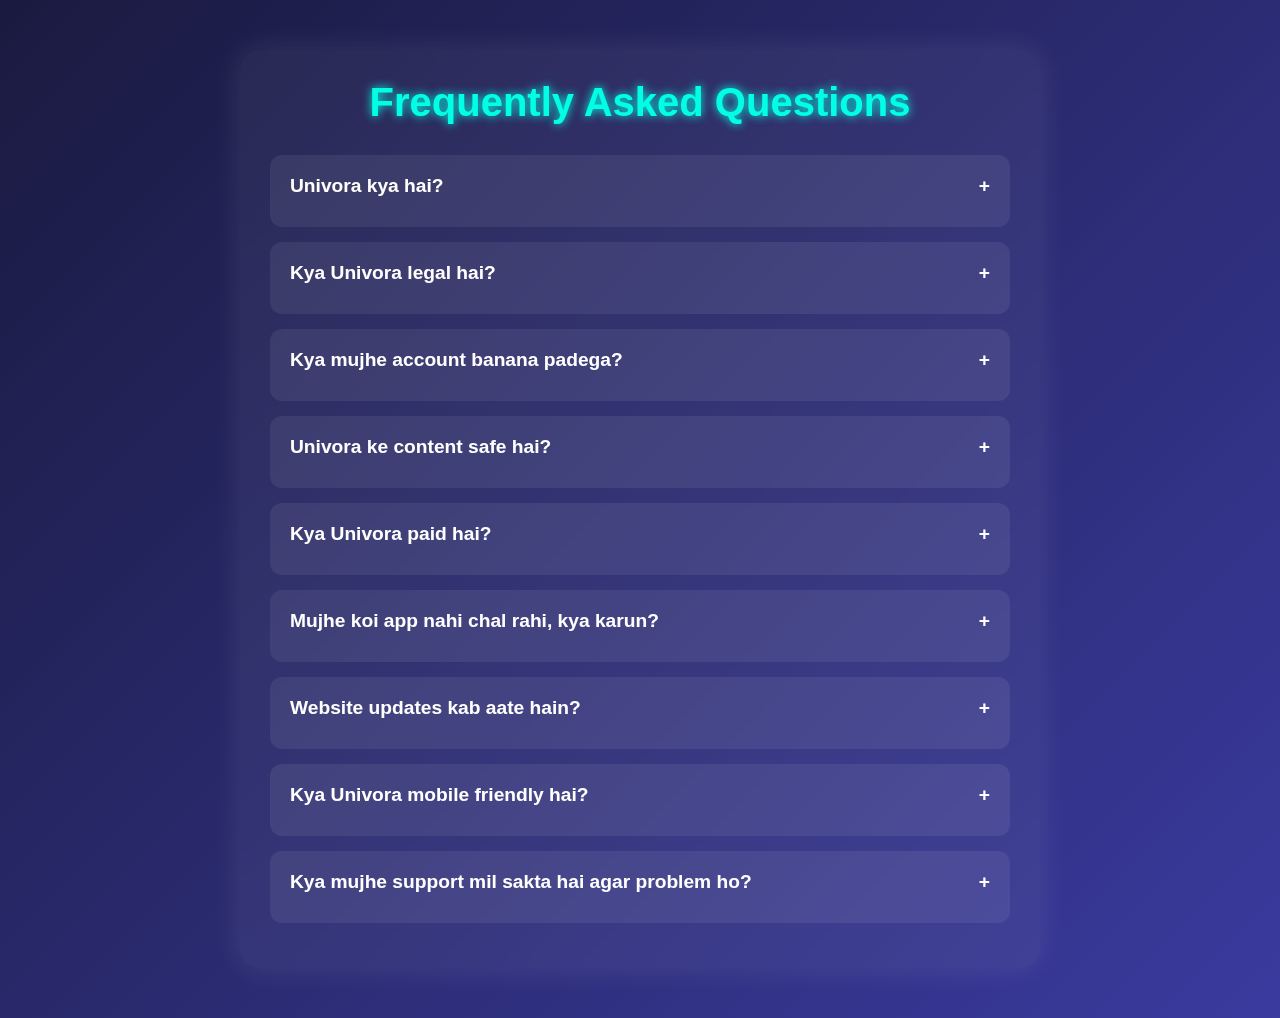
<file: faqs.html>
<!DOCTYPE html>
<html lang="en">
<head>
  <meta charset="UTF-8" />
  <meta name="viewport" content="width=device-width, initial-scale=1.0" />
  <title>FAQs - Univora</title>
  <style>
    * {
      margin: 0;
      padding: 0;
      box-sizing: border-box;
      font-family: 'Segoe UI', Tahoma, Geneva, Verdana, sans-serif;
    }

    body {
      background: linear-gradient(135deg, #1a1a40, #3a3a9f);
      color: #fff;
      min-height: 100vh;
      padding: 50px 20px;
    }

    .faq-container {
      max-width: 800px;
      margin: auto;
      background: rgba(255, 255, 255, 0.05);
      border-radius: 20px;
      padding: 30px;
      box-shadow: 0 0 30px rgba(255, 255, 255, 0.1);
      backdrop-filter: blur(10px);
    }

    h1 {
      text-align: center;
      margin-bottom: 30px;
      font-size: 2.5rem;
      color: #00ffe5;
      text-shadow: 0 0 10px #00ffe5;
    }

    .faq-item {
      background-color: rgba(255, 255, 255, 0.07);
      margin-bottom: 15px;
      padding: 20px;
      border-radius: 12px;
      cursor: pointer;
      transition: transform 0.3s, background-color 0.3s;
    }

    .faq-item:hover {
      background-color: rgba(255, 255, 255, 0.15);
      transform: scale(1.02);
    }

    .question {
      font-weight: bold;
      font-size: 1.2rem;
      display: flex;
      justify-content: space-between;
      align-items: center;
    }

    .answer {
      max-height: 0;
      overflow: hidden;
      transition: max-height 0.4s ease;
      font-size: 1rem;
      margin-top: 10px;
      color: #ccc;
    }

    .faq-item.active .answer {
      max-height: 500px;
    }
  </style>
</head>
<body>
  <div class="faq-container">
    <h1>Frequently Asked Questions</h1>

    <div class="faq-item">
      <div class="question">Univora kya hai? <span>+</span></div>
      <div class="answer">Univora ek all-in-one digital platform hai jahan aap premium apps, courses, content, tools etc. free mein access kar sakte ho ek educational purpose ke liye.</div>
    </div>

    <div class="faq-item">
      <div class="question">Kya Univora legal hai? <span>+</span></div>
      <div class="answer">Univora sirf educational awareness aur testing ke liye resources provide karta hai. Users jo afford kar sakte hain unhe official sources ka hi use karna chahiye.</div>
    </div>

    <div class="faq-item">
      <div class="question">Kya mujhe account banana padega? <span>+</span></div>
      <div class="answer">Nahi, aap bina kisi account ke bhi Univora ka content access kar sakte ho. Hum privacy aur simplicity maintain rakhte hain.</div>
    </div>

    <div class="faq-item">
      <div class="question">Univora ke content safe hai? <span>+</span></div>
      <div class="answer">Haan, sabhi content ko verify karne ke baad hi upload kiya jata hai. Koi bhi harmful ya illegal file yahan nahi hoti.</div>
    </div>

    <div class="faq-item">
      <div class="question">Kya Univora paid hai? <span>+</span></div>
      <div class="answer">Nahi, Univora ka mission hai quality tools & content ko sabke liye free banana. Sab kuch free hai.</div>
    </div>

    <div class="faq-item">
      <div class="question">Mujhe koi app nahi chal rahi, kya karun? <span>+</span></div>
      <div class="answer">Aapko ensure karna hai ki aapka device compatible ho. Agar problem continue kare toh feedback form ya contact section mein inform karein.</div>
    </div>

    <div class="faq-item">
      <div class="question">Website updates kab aate hain? <span>+</span></div>
      <div class="answer">Har week naye content, apps ya tools add kiye jaate hain. Regular updates ke liye homepage pe announcement section check karein.</div>
    </div>

    <div class="faq-item">
      <div class="question">Kya Univora mobile friendly hai? <span>+</span></div>
      <div class="answer">Bilkul! Univora har device pe smooth chalti hai — mobile, tablet aur laptop pe.</div>
    </div>

    <div class="faq-item">
      <div class="question">Kya mujhe support mil sakta hai agar problem ho? <span>+</span></div>
      <div class="answer">Haan, aap contact section ke through feedback de sakte hain. Hum maximum 24-48 ghante mein respond karte hain.</div>
    </div>
  </div>

  <script>
    document.querySelectorAll('.faq-item').forEach(item => {
      item.addEventListener('click', () => {
        item.classList.toggle('active');
        const span = item.querySelector('span');
        span.textContent = item.classList.contains('active') ? '-' : '+';
      });
    });
  </script>
</body>
</html>
</file>
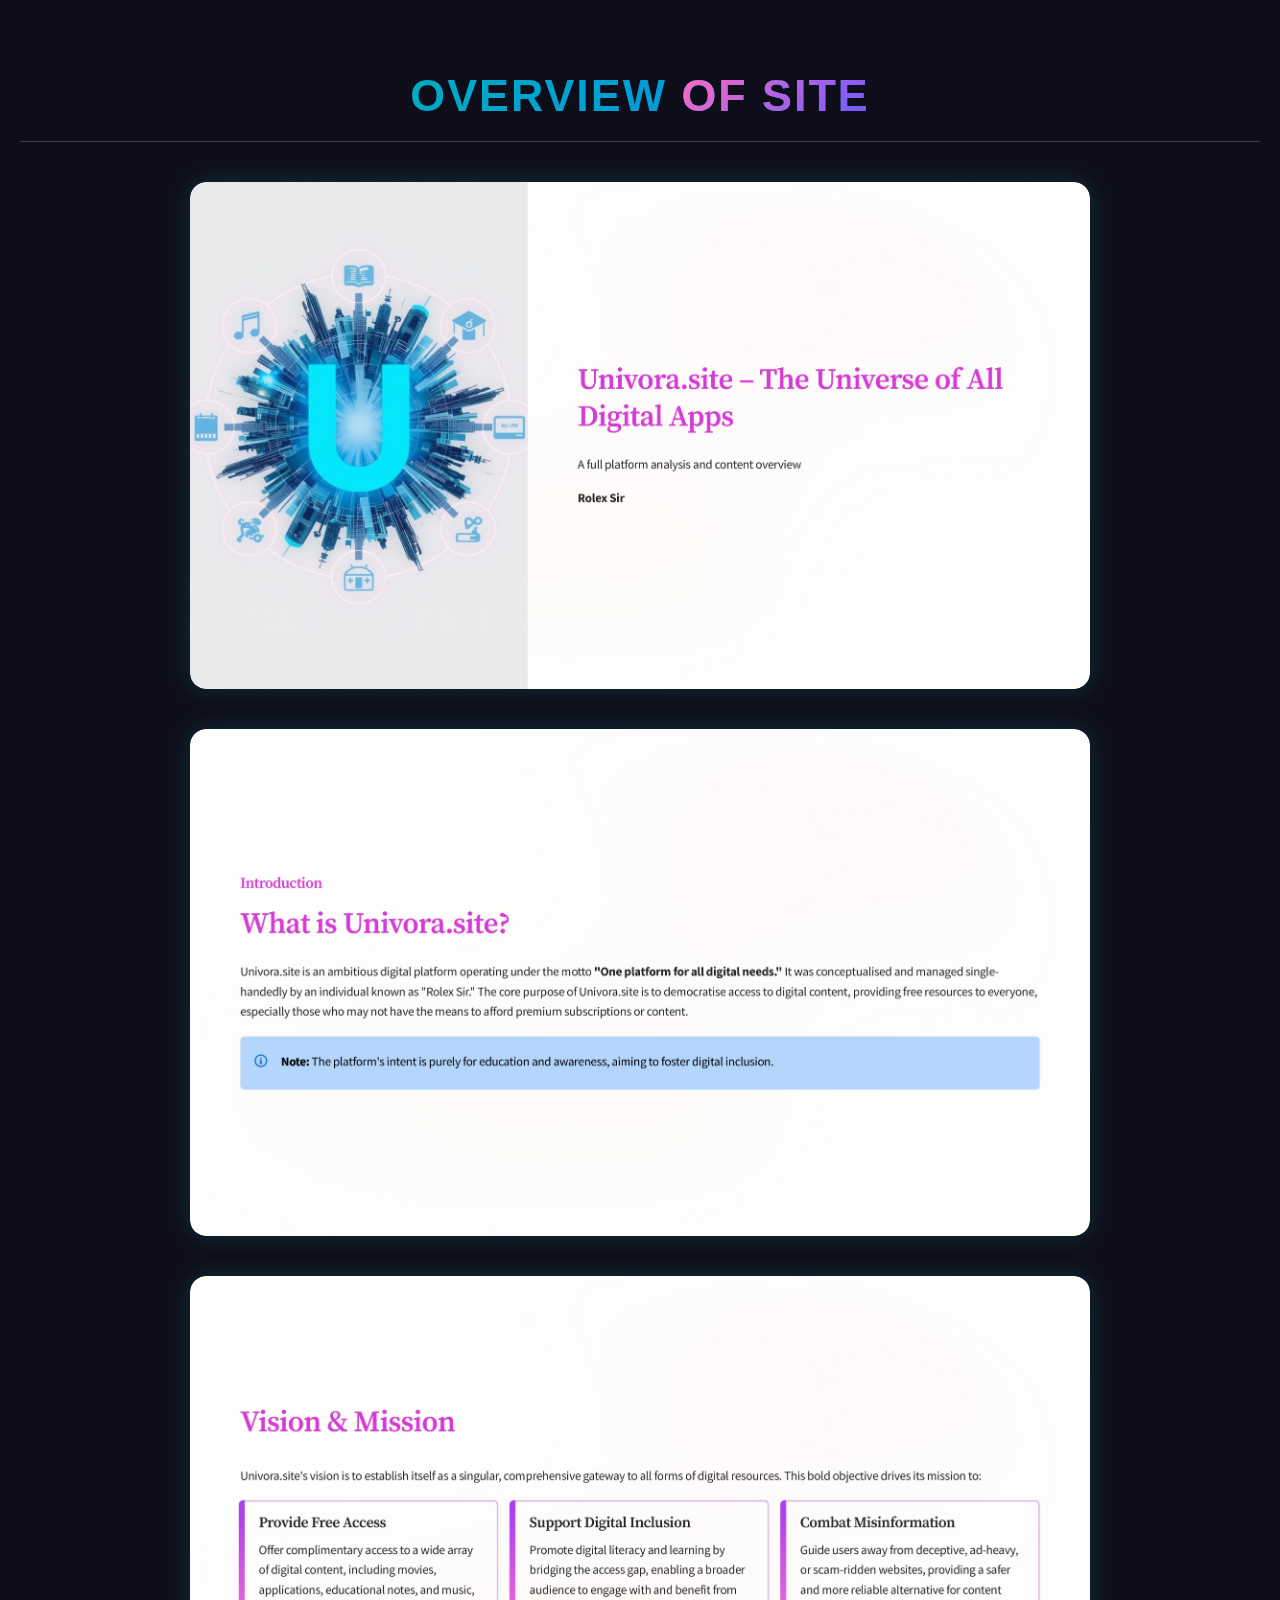
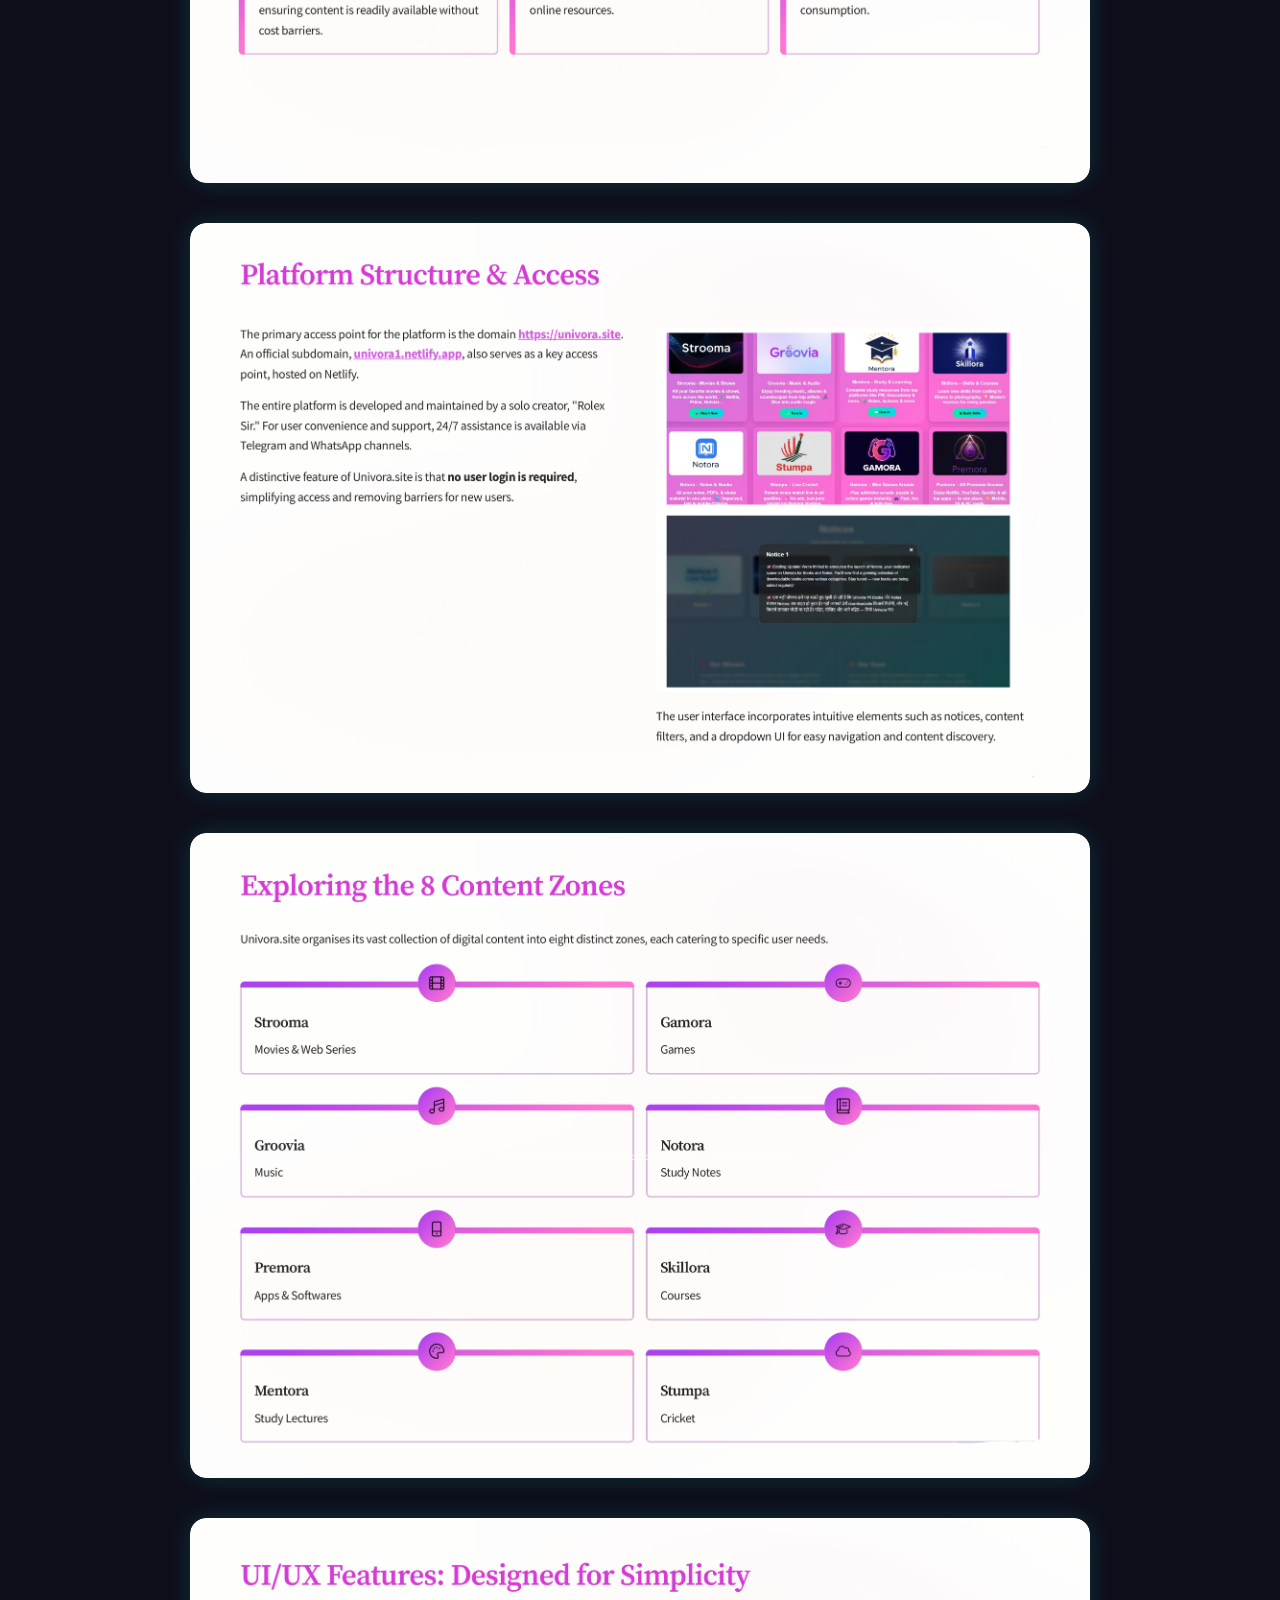
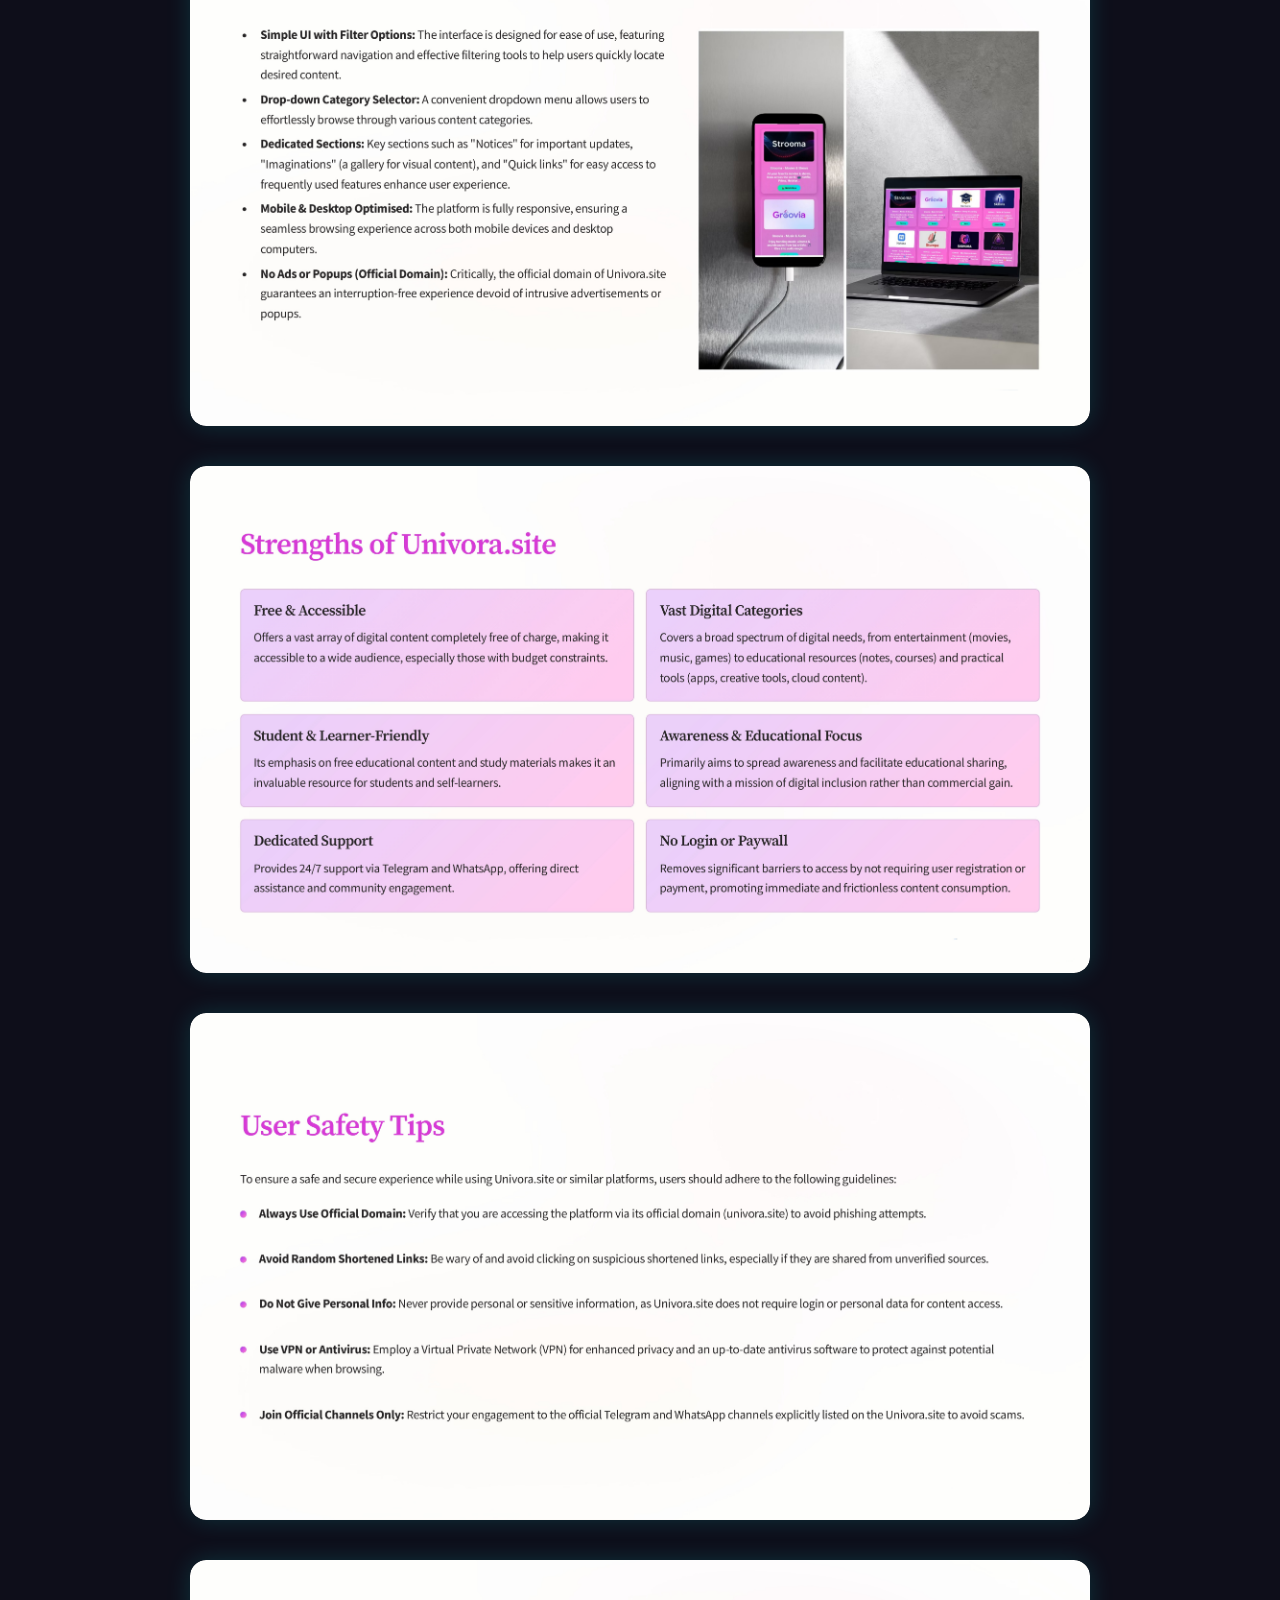
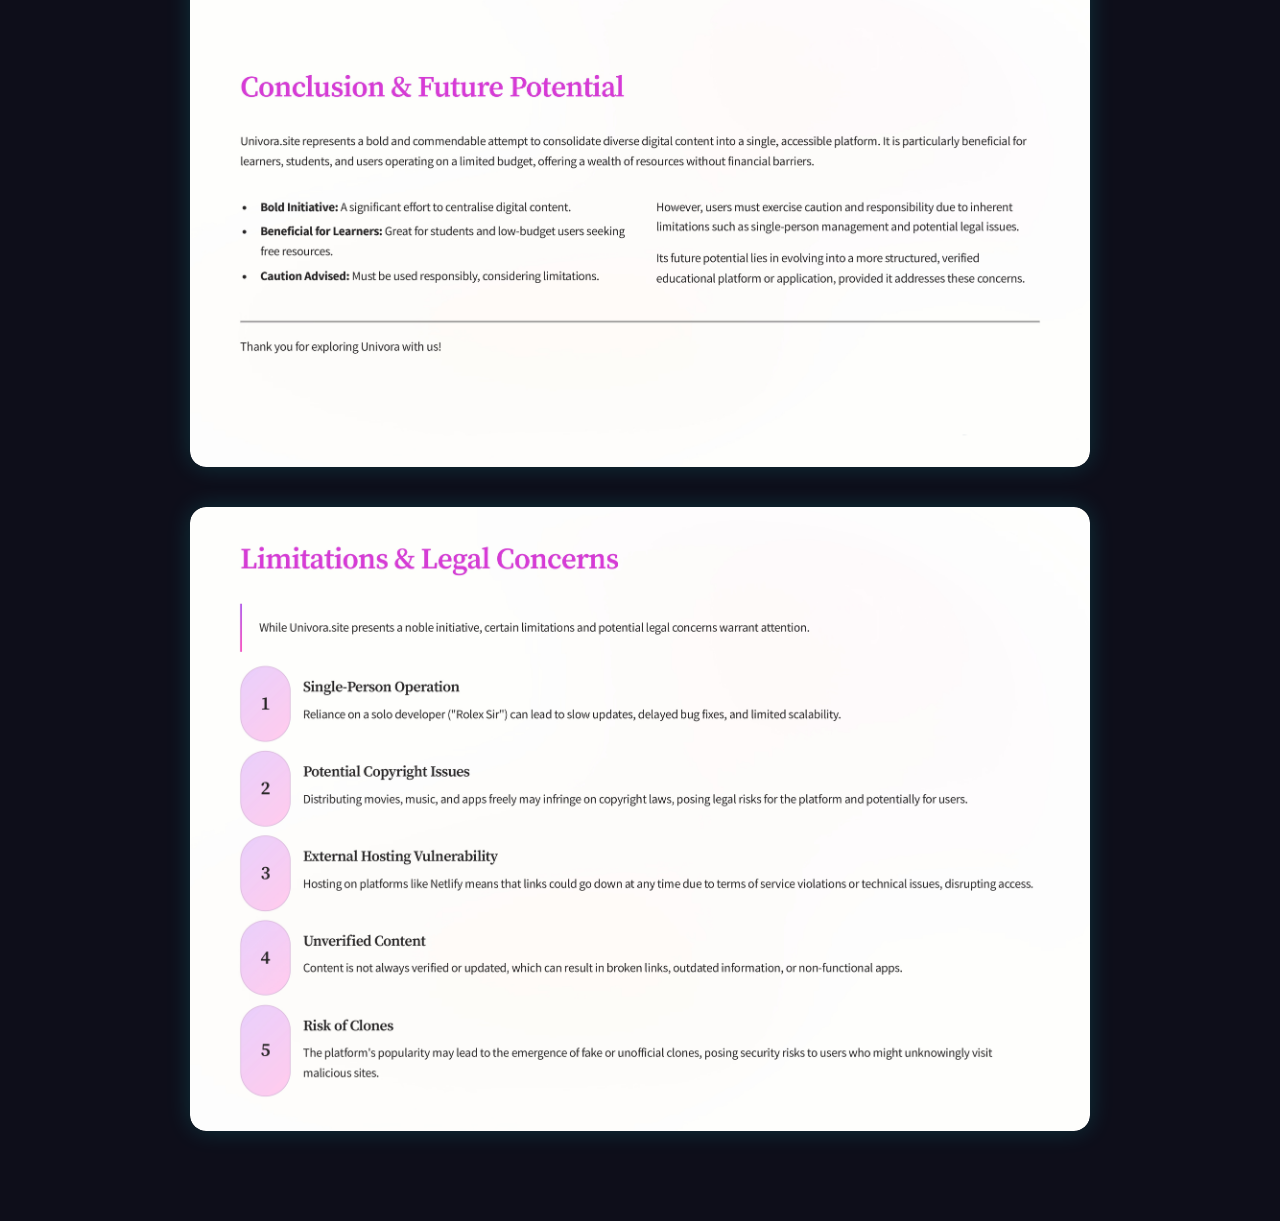
<file: imaginations.html>
<!DOCTYPE html>
<html lang="en">
<head>
  <meta charset="UTF-8">
  <title>Vertical Glowing Gallery</title>
  <style>
    * {
      box-sizing: border-box;
      margin: 0;
      padding: 0;
    }

    body {
      background: #0e0e1a;
      font-family: 'Segoe UI', sans-serif;
      padding: 50px 20px;
    }

    .image-block {
      position: relative;
      margin: 40px auto;
      width: 100%;
      max-width: 900px;
      overflow: hidden;
      border-radius: 16px;
      box-shadow: 0 0 25px rgba(0, 255, 255, 0.15);
      transition: transform 0.4s ease, box-shadow 0.3s ease;
    }

    .image-block:hover {
      transform: scale(1.015);
      box-shadow: 0 0 45px rgba(0, 255, 255, 0.5);
    }

    .image-block img {
      width: 100%;
      height: auto;
      display: block;
      border-radius: 16px;
    }

    .image-number {
      position: absolute;
      top: 50%;
      left: 50%;
      transform: translate(-50%, -50%);
      font-size: 140px;
      color: rgba(255, 255, 255, 0.08);
      font-weight: 800;
      z-index: 1;
      pointer-events: none;
      text-shadow: 0 0 10px rgba(255, 255, 255, 0.1);
    }

    .image-inner {
      position: relative;
      z-index: 2;
    }

    @media (max-width: 768px) {
      .image-number {
        font-size: 80px;
      }
    }
  </style>
</head>
<body>
    <!-- 🌟 HiTech Univora Title Section (Top of Website) -->
<div class="hitech-univora-top">
  <h1>OverView <span>of Site</span></h1>
</div>

<style>
.hitech-univora-top {
  position: relative;
  width: 100%;
  padding: 20px 0;
  backdrop-filter: blur(10px);
  /* background: rgba(255, 255, 255, 0.05); Transparent glass feel */
  text-align: center;
  z-index: 999;
  animation: fadeInDown 1s ease;
  border-bottom: 1px solid rgba(255, 255, 255, 0.2);
}

.hitech-univora-top h1 {
  font-size: 2.8rem;
  color: #ffffff;
  text-transform: uppercase;
  letter-spacing: 2px;
  font-weight: 800;
  font-family: 'Segoe UI', sans-serif;
  background: linear-gradient(135deg, #00C2A8, #0078FF);
  -webkit-background-clip: text;
  -webkit-text-fill-color: transparent;
  transition: transform 0.4s ease, text-shadow 0.4s ease;
  cursor: pointer;
}

.hitech-univora-top h1 span {
  color: #fff;
  background: linear-gradient(135deg, #FF6AC2, #6A5BFF);
  -webkit-background-clip: text;
  -webkit-text-fill-color: transparent;
}

.hitech-univora-top h1:hover {
  transform: scale(1.05);
  text-shadow: 0 0 20px rgba(0, 194, 168, 0.5), 0 0 30px rgba(0, 120, 255, 0.3);
}

/* Fade In Animation */
@keyframes fadeInDown {
  from {
    opacity: 0;
    transform: translateY(-40px);
  }
  to {
    opacity: 1;
    transform: translateY(0);
  }
}

/* Responsive */
@media (max-width: 600px) {
  .hitech-univora-top h1 {
    font-size: 2rem;
  }
}
</style>


  <!-- Image 1 -->
  <div class="image-block">
    <div class="image-number">1</div>
    <div class="image-inner">
      <img src="assets/condition/1.png" alt="Image 1">
    </div>
  </div>

  <!-- Image 2 -->
  <div class="image-block">
    <div class="image-number">2</div>
    <div class="image-inner">
      <img src="assets/condition/2.png" alt="Image 2">
    </div>
  </div>

  <!-- Image 3 -->
  <div class="image-block">
    <div class="image-number">3</div>
    <div class="image-inner">
      <img src="assets/condition/3.png" alt="Image 3">
    </div>
  </div>

  <!-- Image 4 -->
  <div class="image-block">
    <div class="image-number">4</div>
    <div class="image-inner">
      <img src="assets/condition/4.png" alt="Image 4">
    </div>
  </div>

  <!-- Image 5 -->
  <div class="image-block">
    <div class="image-number">5</div>
    <div class="image-inner">
      <img src="assets/condition/5.png" alt="Image 5">
    </div>
  </div>

  <!-- Image 6 -->
  <div class="image-block">
    <div class="image-number">6</div>
    <div class="image-inner">
      <img src="assets/condition/6.png" alt="Image 6">
    </div>
  </div>

  <!-- Image 7 -->
  <div class="image-block">
    <div class="image-number">7</div>
    <div class="image-inner">
      <img src="assets/condition/7.png" alt="Image 7">
    </div>
  </div>

  <!-- Image 8 -->
  <div class="image-block">
    <div class="image-number">8</div>
    <div class="image-inner">
      <img src="assets/condition/8.png" alt="Image 8">
    </div>
  </div>

  <!-- Image 9 -->
  <div class="image-block">
    <div class="image-number">9</div>
    <div class="image-inner">
      <img src="assets/condition/9.png" alt="Image 9">
    </div>
  </div>

  <!-- Image 10 -->
  <div class="image-block">
    <div class="image-number">10</div>
    <div class="image-inner">
      <img src="assets/condition/10.png" alt="Image 10">
    </div>
  </div>

</body>
</html>
</file>
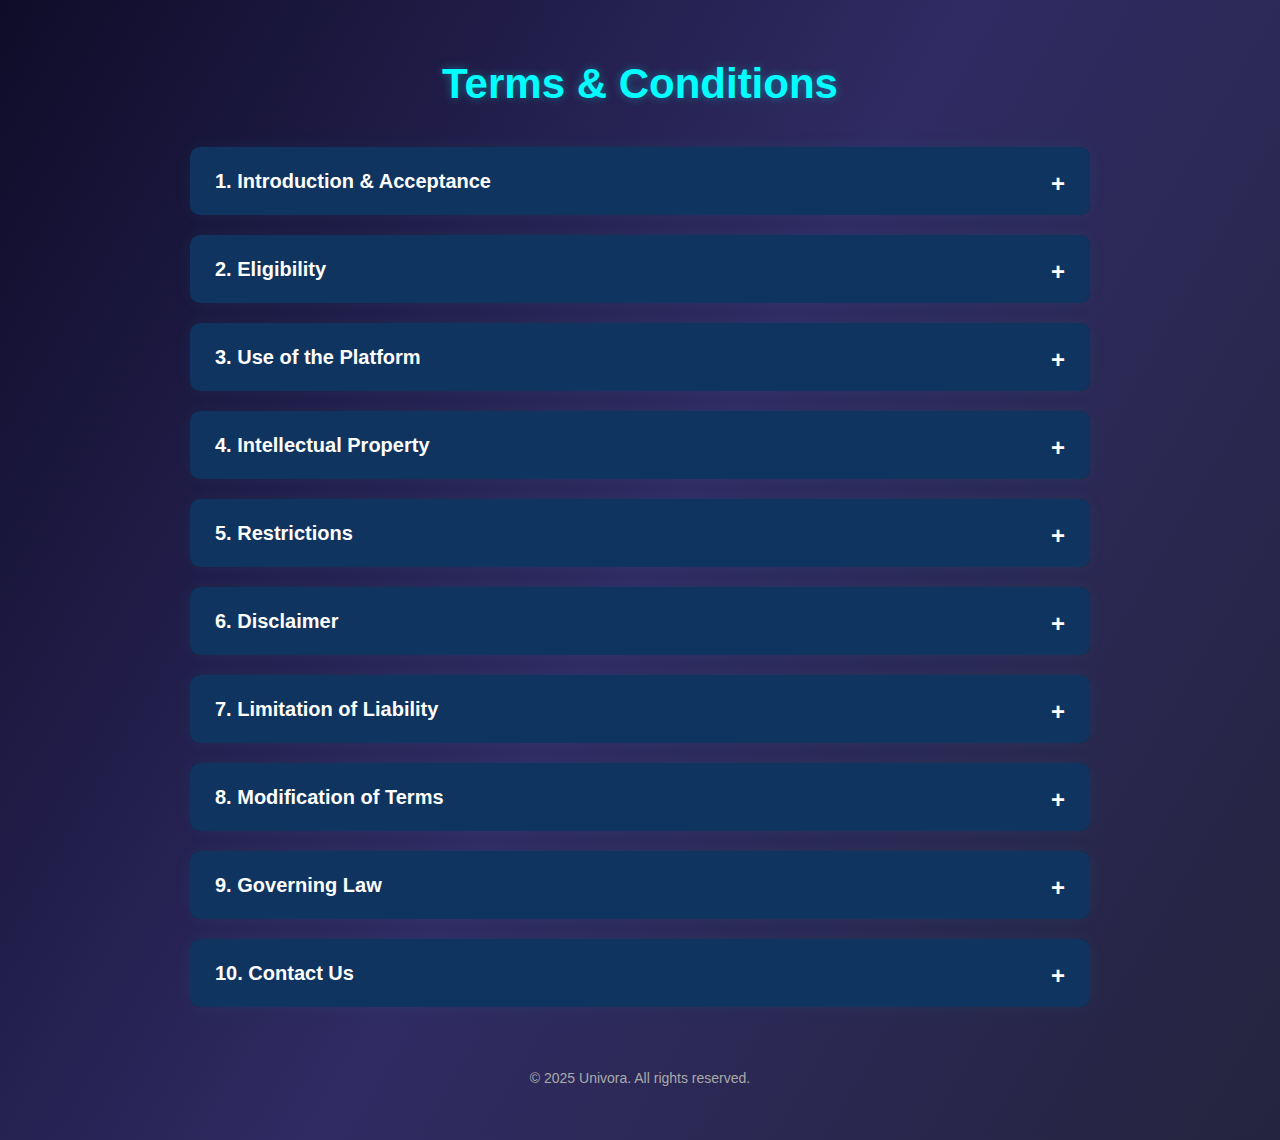
<file: term.html>
<!DOCTYPE html>
<html lang="en">
<head>
  <meta charset="UTF-8" />
  <meta name="viewport" content="width=device-width, initial-scale=1.0"/>
  <title>Terms & Conditions | Univora</title>
  <style>
    * {
      margin: 0;
      padding: 0;
      box-sizing: border-box;
    }
    body {
      background: linear-gradient(120deg, #0f0c29, #302b63, #24243e);
      color: #ffffff;
      font-family: 'Segoe UI', sans-serif;
      line-height: 1.6;
      padding: 50px 20px;
    }
    h1 {
      text-align: center;
      font-size: 42px;
      margin-bottom: 30px;
      color: #00ffff;
      text-shadow: 0 0 10px #00ffff55;
    }
    .terms-container {
      max-width: 900px;
      margin: auto;
    }
    .accordion-item {
      margin-bottom: 20px;
      border-radius: 10px;
      background: #1a1a2e;
      box-shadow: 0 0 20px rgba(0,255,255,0.05);
      overflow: hidden;
      transition: 0.3s ease;
    }
    .accordion-header {
      padding: 18px 25px;
      background: #0f3460;
      cursor: pointer;
      font-weight: bold;
      position: relative;
      font-size: 20px;
      transition: background 0.3s;
    }
    .accordion-header:hover {
      background: #1a75ff;
    }
    .accordion-header::after {
      content: '+';
      position: absolute;
      right: 25px;
      font-size: 24px;
      transition: transform 0.3s;
    }
    .accordion-item.active .accordion-header::after {
      content: '−';
    }
    .accordion-content {
      max-height: 0;
      overflow: hidden;
      background: #16213e;
      transition: max-height 0.5s ease;
      padding: 0 25px;
    }
    .accordion-item.active .accordion-content {
      max-height: 800px;
      padding: 20px 25px;
    }
    .accordion-content p {
      margin-bottom: 15px;
    }
    footer {
      text-align: center;
      margin-top: 60px;
      color: #aaa;
      font-size: 14px;
    }
  </style>
</head>
<body>

  <h1>Terms & Conditions</h1>

  <div class="terms-container">
    
    <div class="accordion-item">
      <div class="accordion-header">1. Introduction & Acceptance</div>
      <div class="accordion-content">
        <p>By accessing or using Univora (the "Platform"), you agree to comply with and be bound by these Terms & Conditions. If you do not agree, you may not use the platform.</p>
      </div>
    </div>

    <div class="accordion-item">
      <div class="accordion-header">2. Eligibility</div>
      <div class="accordion-content">
        <p>Use of the platform is allowed only to individuals who are 13 years of age or older. If you are under 18, parental guidance is recommended.</p>
      </div>
    </div>

    <div class="accordion-item">
      <div class="accordion-header">3. Use of the Platform</div>
      <div class="accordion-content">
        <p>The platform provides access to digital content (e.g., apps, media, educational material) for personal and non-commercial use. Misuse or redistribution is strictly prohibited.</p>
      </div>
    </div>

    <div class="accordion-item">
      <div class="accordion-header">4. Intellectual Property</div>
      <div class="accordion-content">
        <p>All content remains the intellectual property of its original creators. Univora does not claim ownership over third-party content and shares only for educational purposes.</p>
      </div>
    </div>

    <div class="accordion-item">
      <div class="accordion-header">5. Restrictions</div>
      <div class="accordion-content">
        <p>You agree not to misuse the platform, reverse-engineer any system, breach security, or impersonate others. Illegal activity will result in termination of access.</p>
      </div>
    </div>

    <div class="accordion-item">
      <div class="accordion-header">6. Disclaimer</div>
      <div class="accordion-content">
        <p>All content is provided "as is" without warranty of any kind. Univora is not responsible for inaccuracies or the unavailability of any content.</p>
      </div>
    </div>

    <div class="accordion-item">
      <div class="accordion-header">7. Limitation of Liability</div>
      <div class="accordion-content">
        <p>In no event shall Univora or its creators be held liable for any damages resulting from the use of the platform, whether direct, indirect, or consequential.</p>
      </div>
    </div>

    <div class="accordion-item">
      <div class="accordion-header">8. Modification of Terms</div>
      <div class="accordion-content">
        <p>We reserve the right to change these terms at any time. Continued use of the platform implies acceptance of the updated terms.</p>
      </div>
    </div>

    <div class="accordion-item">
      <div class="accordion-header">9. Governing Law</div>
      <div class="accordion-content">
        <p>These terms shall be governed and interpreted in accordance with Indian laws. Any disputes shall be resolved under Indian jurisdiction.</p>
      </div>
    </div>

    <div class="accordion-item">
      <div class="accordion-header">10. Contact Us</div>
      <div class="accordion-content">
        <p>If you have questions regarding these Terms & Conditions, contact us at <a href="mailto:univorahelp@gmail.com" style="color:#00ffff;">univorahelp@gmail.com</a>.</p>
      </div>
    </div>

  </div>

  <footer>
    &copy; 2025 Univora. All rights reserved.
  </footer>

  <script>
    const items = document.querySelectorAll('.accordion-item');
    items.forEach(item => {
      const header = item.querySelector('.accordion-header');
      header.addEventListener('click', () => {
        item.classList.toggle('active');
        items.forEach(i => {
          if (i !== item) i.classList.remove('active');
        });
      });
    });
  </script>
</body>
</html>
</file>
